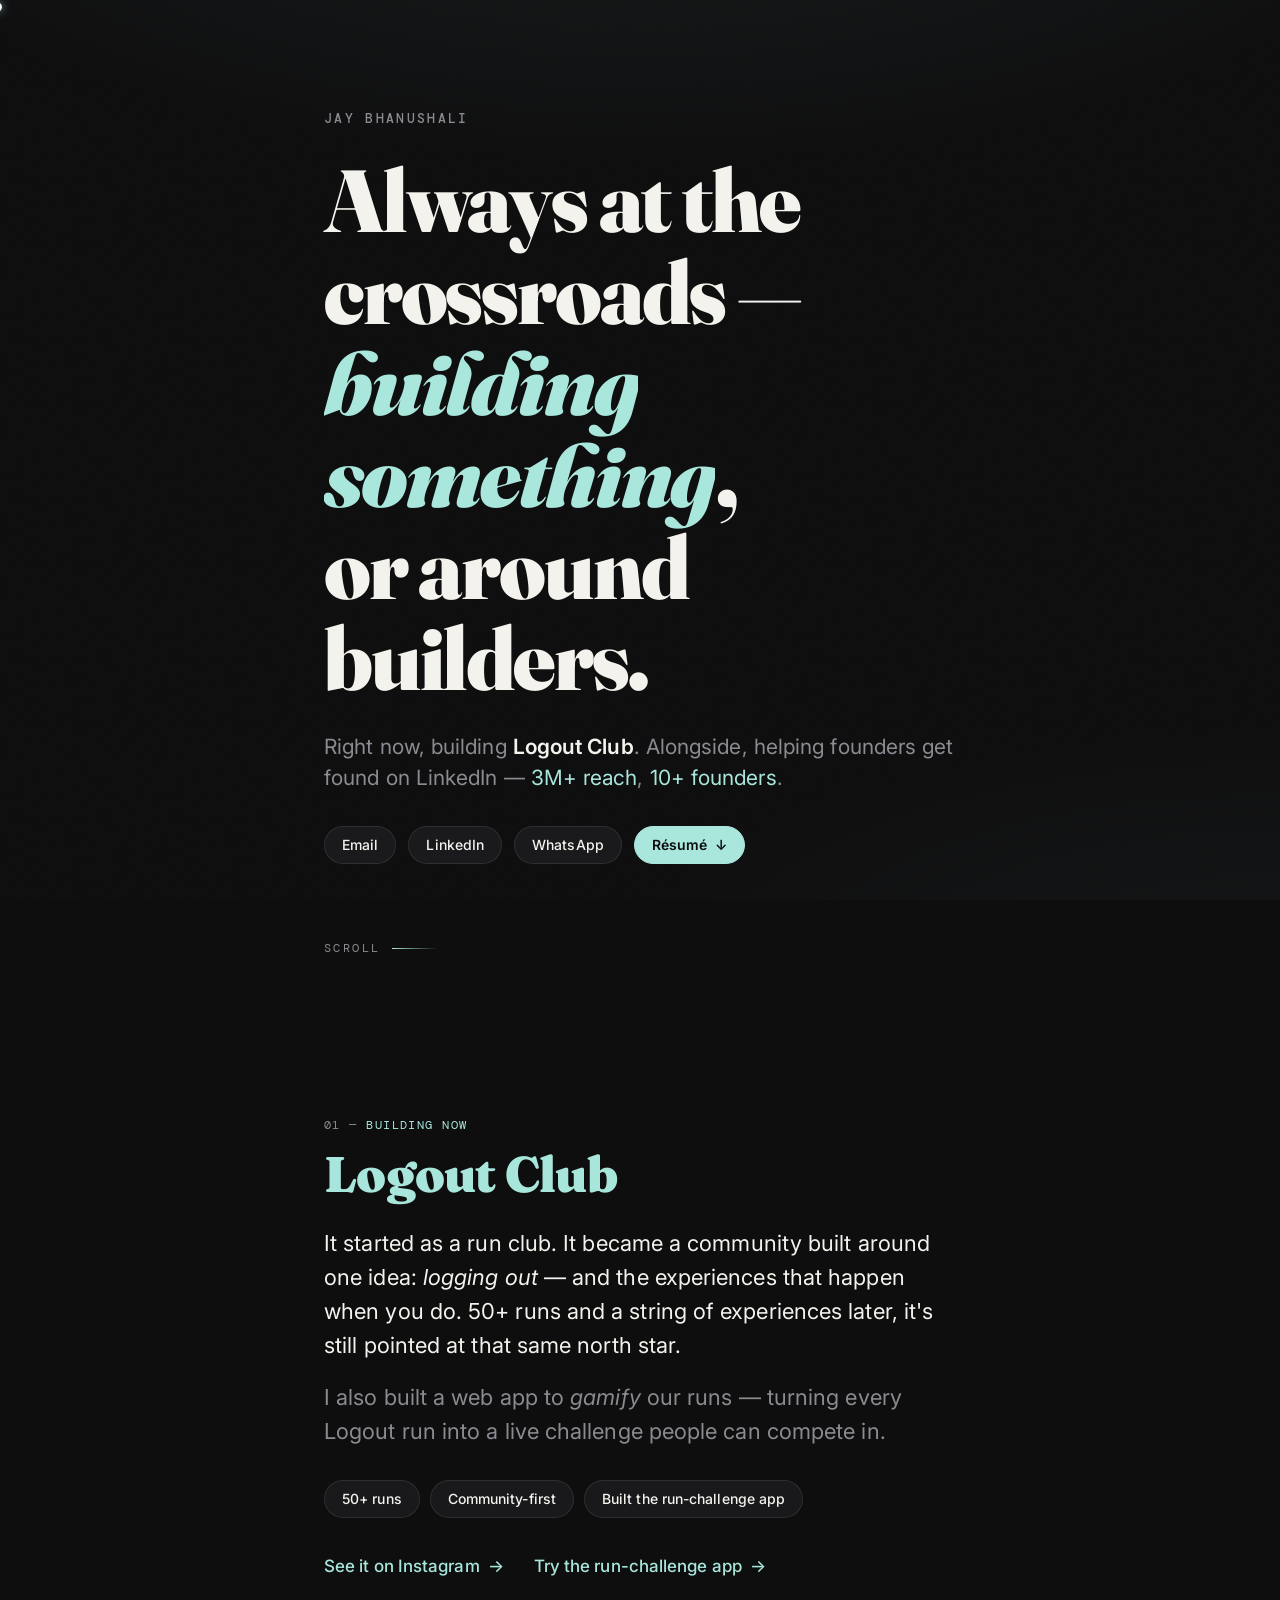
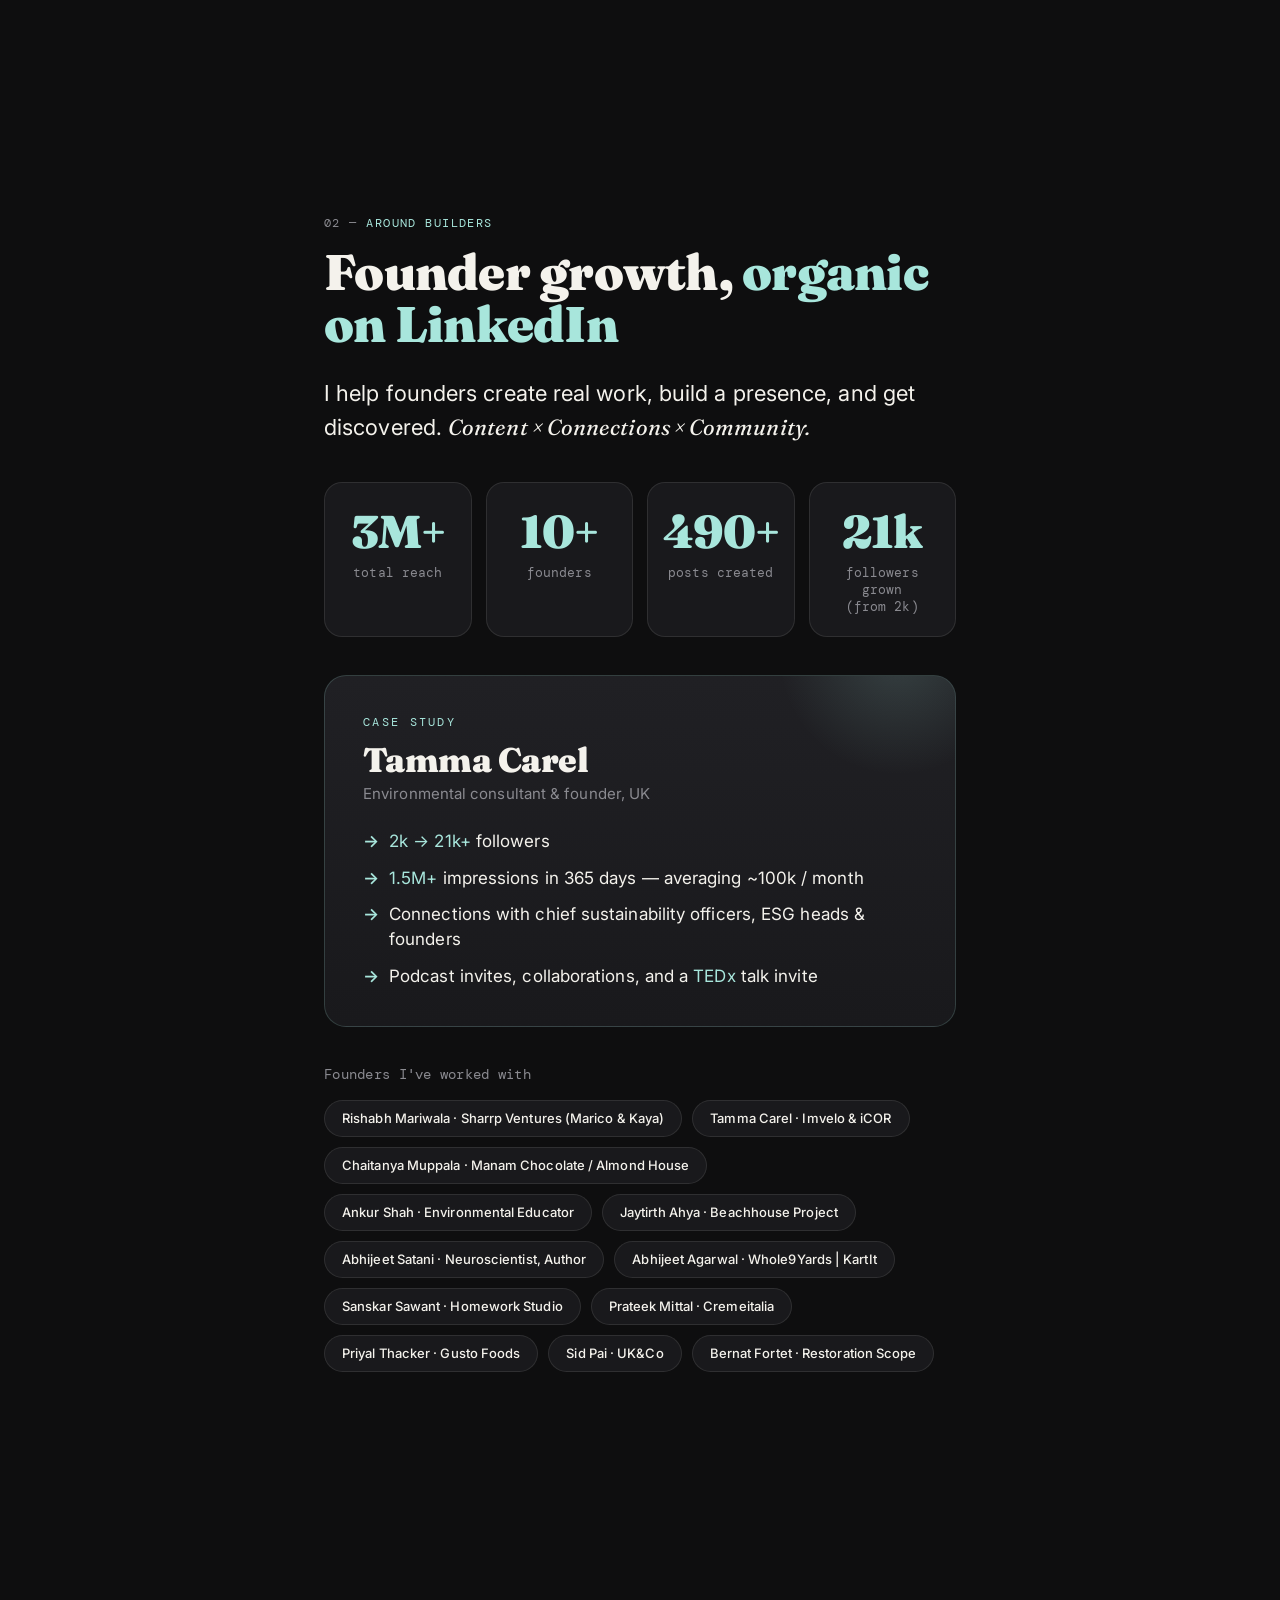
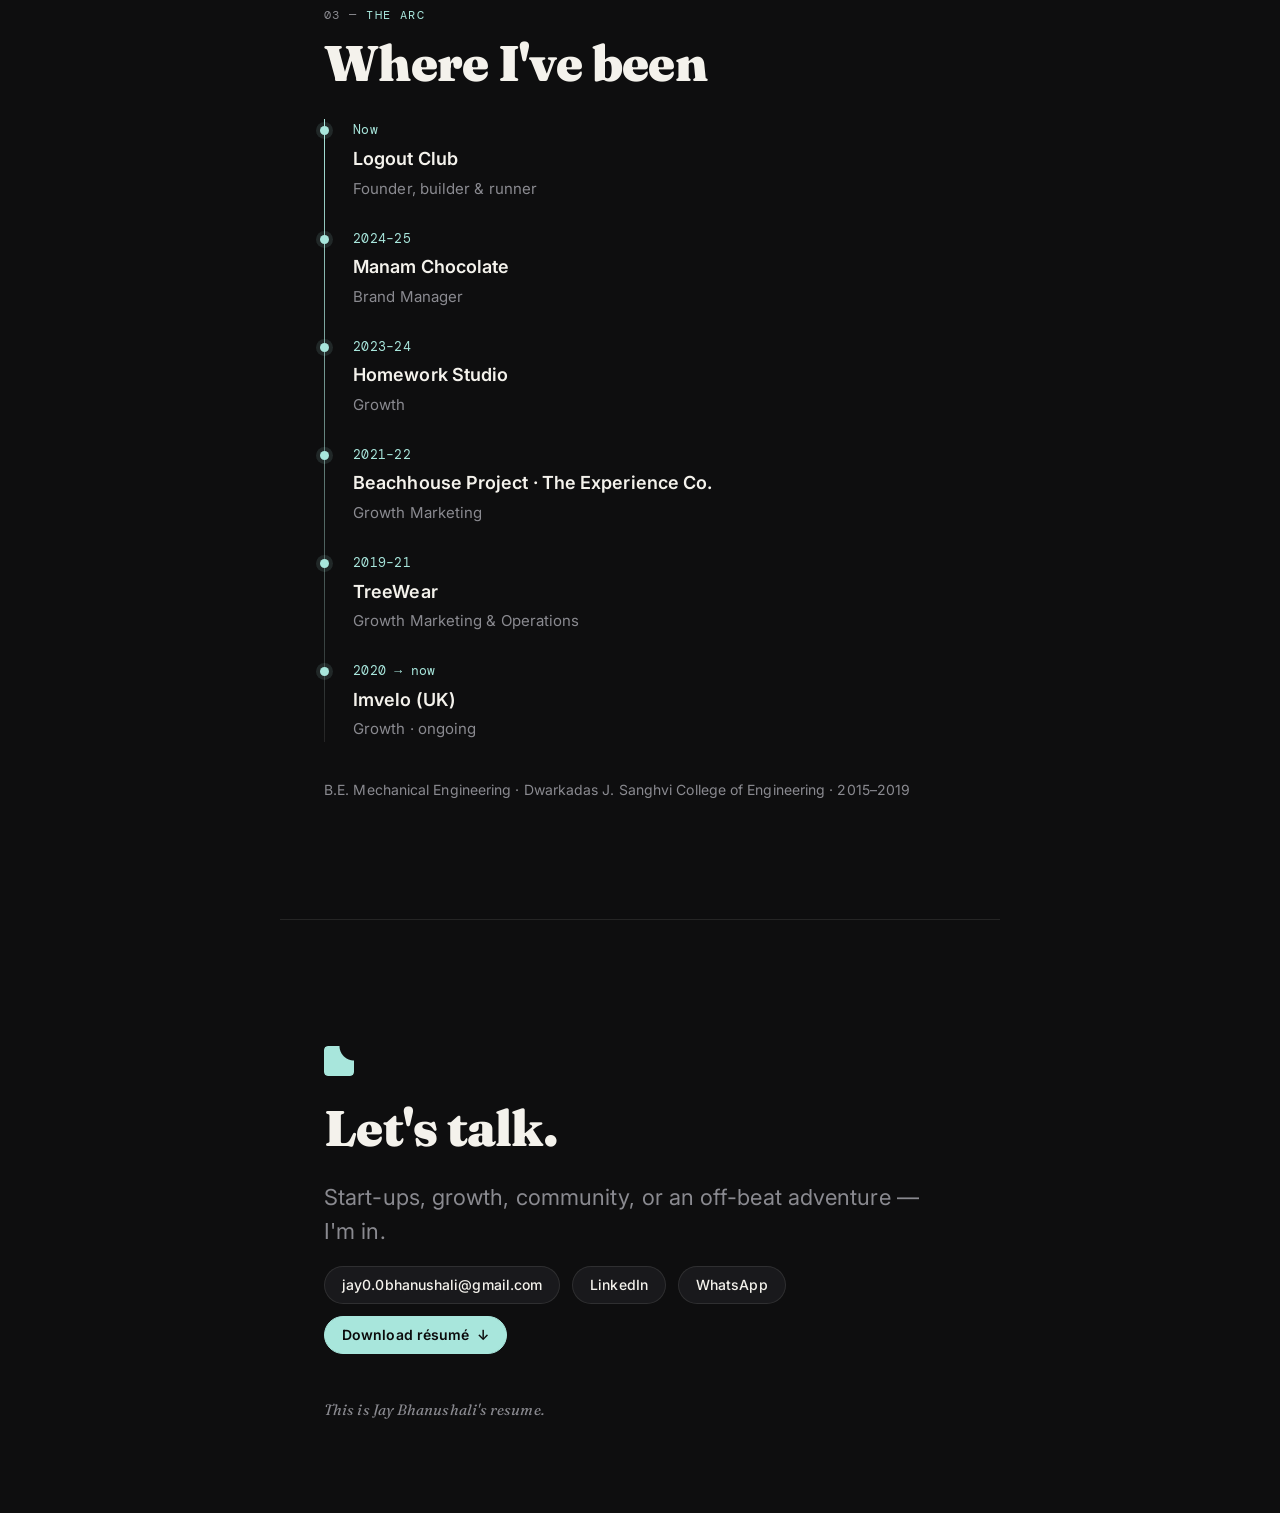
<file: index.html>
<!doctype html>
<html lang="en">
<head>
  <meta charset="utf-8" />
  <meta name="viewport" content="width=device-width, initial-scale=1" />
  <title>Jay Bhanushali's resume</title>
  <meta name="description" content="Jay Bhanushali — always at the crossroads, building something or around builders. Building Logout Club; helping founders get found on LinkedIn (3M+ reach, 10+ founders)." />
  <meta name="theme-color" content="#0E0E0F" />

  <meta property="og:type" content="website" />
  <meta property="og:title" content="Jay Bhanushali's resume" />
  <meta property="og:description" content="Building Logout Club. Helping founders get found on LinkedIn — 3M+ reach, 10+ founders." />
  <meta property="og:image" content="assets/og-image.png" />
  <meta property="og:url" content="https://jayatwork.vercel.app" />
  <meta name="twitter:card" content="summary_large_image" />
  <meta name="twitter:title" content="Jay Bhanushali's resume" />
  <meta name="twitter:description" content="Building Logout Club. Helping founders get found on LinkedIn — 3M+ reach, 10+ founders." />
  <meta name="twitter:image" content="assets/og-image.png" />

  <link rel="icon" href="assets/favicon.svg" type="image/svg+xml" />
  <link rel="preconnect" href="https://fonts.googleapis.com" />
  <link rel="preconnect" href="https://fonts.gstatic.com" crossorigin />
  <link href="https://fonts.googleapis.com/css2?family=Fraunces:ital,opsz,wght@0,9..144,400;0,9..144,600;0,9..144,900;1,9..144,400&family=Inter:wght@400;500;600&family=DM+Mono:wght@400;500&display=swap" rel="stylesheet" />
  <link rel="stylesheet" href="styles.css" />
</head>
<body>
  <div class="grain" aria-hidden="true"></div>
  <div class="spotlight" aria-hidden="true"></div>
  <div class="comet-track" aria-hidden="true"><span class="comet" id="comet"></span></div>

  <main>
    <!-- HERO -->
    <section id="hero" class="hero">
      <div class="hero__inner">
        <p class="eyebrow stagger">Jay Bhanushali</p>
        <h1 class="hero__line">
          <span class="stagger">Always at the</span>
          <span class="stagger">crossroads —</span>
          <span class="stagger"><em class="mint">building something</em>,</span>
          <span class="stagger">or around builders.</span>
        </h1>
        <p class="hero__now stagger">
          Right now, building <strong>Logout Club</strong>. Alongside, helping founders
          get found on LinkedIn — <span class="mint">3M+ reach</span>, <span class="mint">10+ founders</span>.
        </p>
        <div class="hero__contact stagger">
          <a class="pill pill--mag" href="mailto:jay0.0bhanushali@gmail.com">Email</a>
          <a class="pill pill--mag" href="https://www.linkedin.com/in/jaybhanushaliatwork" target="_blank" rel="noopener">LinkedIn</a>
          <a class="pill pill--mag" href="https://wa.me/917977523280" target="_blank" rel="noopener">WhatsApp</a>
          <a class="pill pill--mag pill--accent" href="assets/Jay-Bhanushali-Resume.pdf" download>Résumé <span aria-hidden="true">↓</span></a>
        </div>
      </div>
      <span class="hero__scroll stagger" aria-hidden="true">scroll<span class="hero__scroll-line"></span></span>
    </section>

    <!-- LOGOUT CLUB -->
    <section id="logout" class="section reveal">
      <p class="kicker">Building now</p>
      <h2 class="section__title"><span class="mint">Logout Club</span></h2>
      <p class="lead">
        It started as a run club. It became a community built around one idea:
        <em>logging out</em> — and the experiences that happen when you do. 50+ runs and a
        string of experiences later, it's still pointed at that same north star.
      </p>
      <p class="lead lead--muted">
        I also built a web app to <em>gamify</em> our runs — turning every Logout run into a
        live challenge people can compete in.
      </p>
      <div class="badges">
        <span class="pill">50+ runs</span>
        <span class="pill">Community-first</span>
        <span class="pill">Built the run-challenge app</span>
      </div>
      <div class="link-row">
        <a class="link-arrow" href="https://www.instagram.com/logoutclub.hyd/" target="_blank" rel="noopener">See it on Instagram <span aria-hidden="true">→</span></a>
        <a class="link-arrow" href="https://ua-challenge-dev.web.app/" target="_blank" rel="noopener">Try the run-challenge app <span aria-hidden="true">→</span></a>
      </div>
    </section>

    <!-- WORK -->
    <section id="work" class="section reveal">
      <p class="kicker">Around builders</p>
      <h2 class="section__title">Founder growth, <span class="mint">organic on LinkedIn</span></h2>
      <p class="lead">
        I help founders create real work, build a presence, and get discovered.
        <span class="formula">Content × Connections × Community.</span>
      </p>

      <div class="stats">
        <div class="stat"><span class="stat__num" data-target="3" data-suffix="M+">0</span><span class="stat__label">total reach</span></div>
        <div class="stat"><span class="stat__num" data-target="10" data-suffix="+">0</span><span class="stat__label">founders</span></div>
        <div class="stat"><span class="stat__num" data-target="500" data-suffix="+">0</span><span class="stat__label">posts created</span></div>
        <div class="stat"><span class="stat__num" data-target="21" data-suffix="k">0</span><span class="stat__label">followers grown<br>(from 2k)</span></div>
      </div>

      <article class="case">
        <p class="case__tag">Case study</p>
        <h3 class="case__name">Tamma Carel</h3>
        <p class="case__sub">Environmental consultant &amp; founder, UK</p>
        <ul class="case__list">
          <li><span class="mint">2k → 21k+</span> followers</li>
          <li><span class="mint">1.5M+</span> impressions in 365 days — averaging ~100k / month</li>
          <li>Connections with chief sustainability officers, ESG heads &amp; founders</li>
          <li>Podcast invites, collaborations, and a <span class="mint">TEDx</span> talk invite</li>
        </ul>
      </article>

      <p class="roster__title">Founders I've worked with</p>
      <div class="roster">
        <span class="pill">Rishabh Mariwala · Sharrp Ventures (Marico &amp; Kaya)</span>
        <span class="pill">Tamma Carel · Imvelo &amp; iCOR</span>
        <span class="pill">Chaitanya Muppala · Manam Chocolate / Almond House</span>
        <span class="pill">Ankur Shah · Environmental Educator</span>
        <span class="pill">Jaytirth Ahya · Beachhouse Project</span>
        <span class="pill">Abhijeet Satani · Neuroscientist, Author</span>
        <span class="pill">Abhijeet Agarwal · Whole9Yards | KartIt</span>
        <span class="pill">Sanskar Sawant · Homework Studio</span>
        <span class="pill">Prateek Mittal · Cremeitalia</span>
        <span class="pill">Priyal Thacker · Gusto Foods</span>
        <span class="pill">Sid Pai · UK&amp;Co</span>
        <span class="pill">Bernat Fortet · Restoration Scope</span>
      </div>
    </section>

    <!-- TIMELINE -->
    <section id="timeline" class="section reveal">
      <p class="kicker">The arc</p>
      <h2 class="section__title">Where I've been</h2>
      <ol class="tl">
        <li class="tl__item"><span class="tl__when">Now</span><div class="tl__body"><strong>Logout Club</strong><span>Founder, builder &amp; runner</span></div></li>
        <li class="tl__item"><span class="tl__when">2024–25</span><div class="tl__body"><strong>Manam Chocolate</strong><span>Brand Manager</span></div></li>
        <li class="tl__item"><span class="tl__when">2023–24</span><div class="tl__body"><strong>Homework Studio</strong><span>Growth</span></div></li>
        <li class="tl__item"><span class="tl__when">2021–22</span><div class="tl__body"><strong>Beachhouse Project · The Experience Co.</strong><span>Growth Marketing</span></div></li>
        <li class="tl__item"><span class="tl__when">2019–21</span><div class="tl__body"><strong>TreeWear</strong><span>Growth Marketing &amp; Operations</span></div></li>
        <li class="tl__item"><span class="tl__when">2020 → now</span><div class="tl__body"><strong>Imvelo (UK)</strong><span>Growth · ongoing</span></div></li>
      </ol>
      <p class="edu">B.E. Mechanical Engineering · Dwarkadas J. Sanghvi College of Engineering · 2015–2019</p>
    </section>
  </main>

  <!-- FOOTER -->
  <footer id="contact" class="reveal">
    <div class="footer__inner">
      <span class="curl" aria-hidden="true"></span>
      <h2 class="section__title">Let's talk.</h2>
      <p class="lead lead--muted">Start-ups, growth, community, or an off-beat adventure — I'm in.</p>
      <div class="hero__contact">
        <a class="pill pill--mag" href="mailto:jay0.0bhanushali@gmail.com">jay0.0bhanushali@gmail.com</a>
        <a class="pill pill--mag" href="https://www.linkedin.com/in/jaybhanushaliatwork" target="_blank" rel="noopener">LinkedIn</a>
        <a class="pill pill--mag" href="https://wa.me/917977523280" target="_blank" rel="noopener">WhatsApp</a>
        <a class="pill pill--mag pill--accent" href="assets/Jay-Bhanushali-Resume.pdf" download>Download résumé <span aria-hidden="true">↓</span></a>
      </div>
      <p class="footer__sig">This is Jay Bhanushali's resume.</p>
    </div>
  </footer>

  <script src="main.js" defer></script>
</body>
</html>
</file>
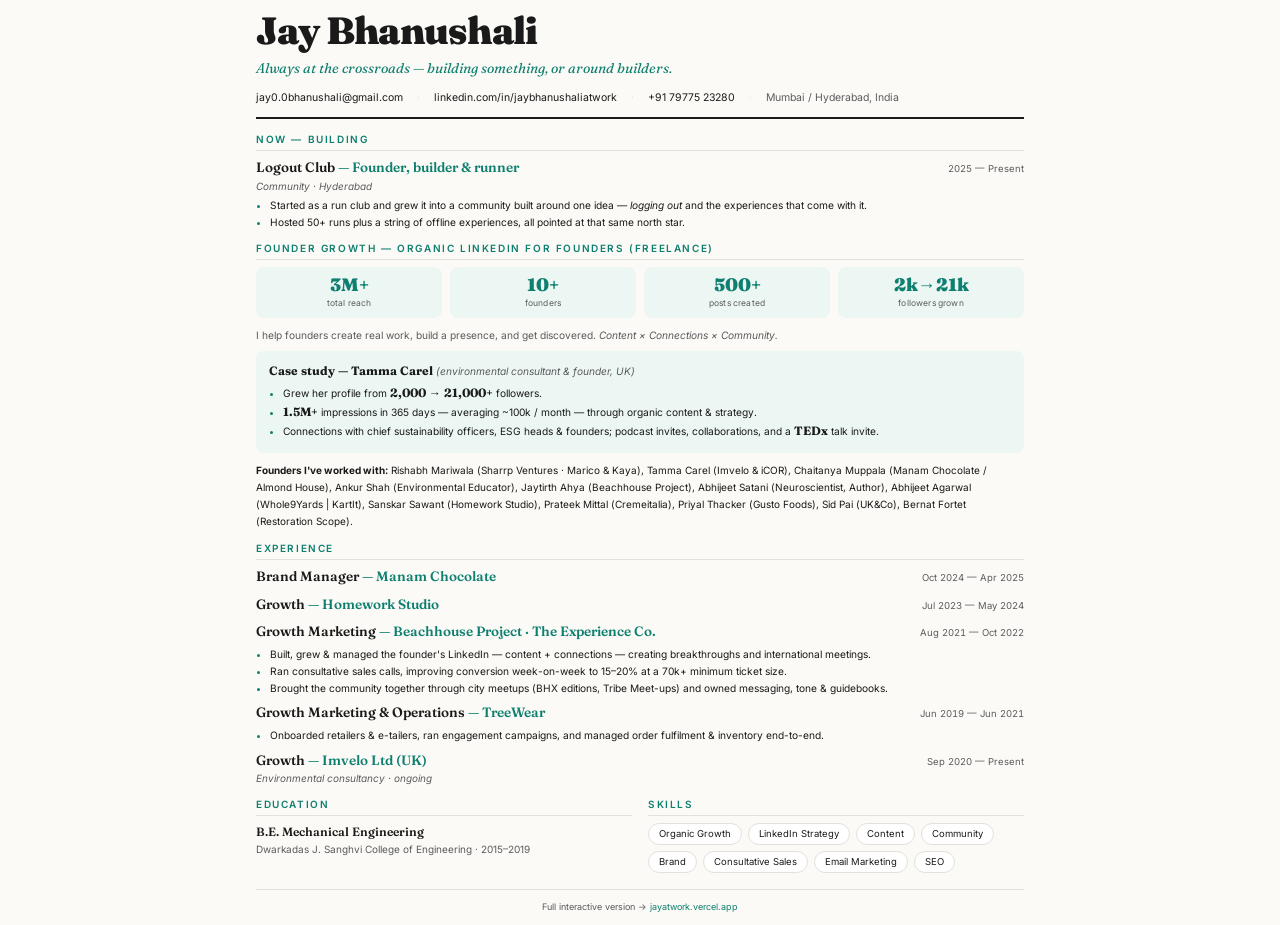
<file: resume-print.html>
<!doctype html>
<html lang="en">
<head>
<meta charset="utf-8" />
<title>Jay Bhanushali — Résumé</title>
<link rel="preconnect" href="https://fonts.googleapis.com" />
<link rel="preconnect" href="https://fonts.gstatic.com" crossorigin />
<link href="https://fonts.googleapis.com/css2?family=Fraunces:ital,opsz,wght@0,9..144,400;0,9..144,600;0,9..144,900;1,9..144,500&family=Inter:wght@400;500;600&display=swap" rel="stylesheet" />
<style>
  :root {
    --ink: #1a1a1a;
    --soft: #5b5b5e;
    --teal: #0f7f70;
    --mint-bg: #ecf7f4;
    --line: #e3e1d9;
    --paper: #fbfaf6;
    --serif: "Fraunces", Georgia, serif;
    --sans: "Inter", system-ui, sans-serif;
  }
  * { margin: 0; padding: 0; box-sizing: border-box; }
  @page { size: A4; margin: 11mm 14mm; }
  html { -webkit-print-color-adjust: exact; print-color-adjust: exact; }
  body {
    font-family: var(--sans);
    color: var(--ink);
    background: var(--paper);
    font-size: 10.2px;
    line-height: 1.45;
  }
  .wrap { max-width: 820px; margin: 0 auto; padding: 12px 26px; }

  /* header */
  header { border-bottom: 2px solid var(--ink); padding-bottom: 11px; margin-bottom: 13px; }
  .name { font-family: var(--serif); font-weight: 900; font-size: 38px; letter-spacing: -0.02em; line-height: 1; }
  .tag { font-family: var(--serif); font-style: italic; font-size: 14px; color: var(--teal); margin-top: 8px; }
  .contact { margin-top: 12px; font-size: 10.5px; color: var(--soft); display: flex; flex-wrap: wrap; gap: 6px 14px; }
  .contact a { color: var(--ink); text-decoration: none; }
  .contact span.sep { color: var(--line); }

  /* sections */
  section { margin-bottom: 11px; }
  h2 {
    font-family: var(--sans); font-weight: 600; font-size: 10px;
    letter-spacing: 0.16em; text-transform: uppercase; color: var(--teal);
    margin-bottom: 7px; padding-bottom: 4px; border-bottom: 1px solid var(--line);
  }

  .entry { margin-bottom: 8px; }
  .entry:last-child { margin-bottom: 0; }
  .entry__head { display: flex; justify-content: space-between; align-items: baseline; gap: 12px; }
  .entry__role { font-family: var(--serif); font-weight: 600; font-size: 13.5px; }
  .entry__role .at { color: var(--teal); }
  .entry__when { font-size: 9.5px; color: var(--soft); white-space: nowrap; font-variant-numeric: tabular-nums; }
  .entry__sub { font-size: 10px; color: var(--soft); font-style: italic; margin-top: 1px; }
  ul { margin: 5px 0 0 0; padding-left: 14px; }
  li { margin-bottom: 2px; }
  li::marker { color: var(--teal); }

  /* stat strip */
  .stats { display: flex; gap: 8px; margin-bottom: 10px; }
  .stat { flex: 1; background: var(--mint-bg); border-radius: 8px; padding: 9px 8px; text-align: center; }
  .stat b { font-family: var(--serif); font-weight: 900; font-size: 18px; color: var(--teal); display: block; line-height: 1; }
  .stat small { font-size: 8.5px; color: var(--soft); display: block; margin-top: 3px; letter-spacing: .02em; }

  .case { background: var(--mint-bg); border-radius: 8px; padding: 11px 13px; margin-top: 2px; }
  .case b { font-family: var(--serif); font-size: 12px; }
  .case ul { margin-top: 4px; }

  .roster { font-size: 10px; color: var(--ink); line-height: 1.7; }
  .roster b { color: var(--ink); }

  .skills { display: flex; flex-wrap: wrap; gap: 6px; }
  .chip { background: #fff; border: 1px solid var(--line); border-radius: 999px; padding: 3px 10px; font-size: 9.5px; }

  .two { display: grid; grid-template-columns: 1fr 1fr; gap: 16px; }

  footer { margin-top: 16px; padding-top: 10px; border-top: 1px solid var(--line); font-size: 9px; color: var(--soft); text-align: center; }
  footer a { color: var(--teal); text-decoration: none; }
</style>
</head>
<body>
<div class="wrap">

  <header>
    <div class="name">Jay Bhanushali</div>
    <div class="tag">Always at the crossroads — building something, or around builders.</div>
    <div class="contact">
      <a href="mailto:jay0.0bhanushali@gmail.com">jay0.0bhanushali@gmail.com</a>
      <span class="sep">·</span>
      <a href="https://www.linkedin.com/in/jaybhanushaliatwork">linkedin.com/in/jaybhanushaliatwork</a>
      <span class="sep">·</span>
      <a href="https://wa.me/917977523280">+91 79775 23280</a>
      <span class="sep">·</span>
      <span>Mumbai / Hyderabad, India</span>
    </div>
  </header>

  <section>
    <h2>Now — Building</h2>
    <div class="entry">
      <div class="entry__head">
        <div class="entry__role">Logout Club <span class="at">— Founder, builder &amp; runner</span></div>
        <div class="entry__when">2025 — Present</div>
      </div>
      <div class="entry__sub">Community · Hyderabad</div>
      <ul>
        <li>Started as a run club and grew it into a community built around one idea — <em>logging out</em> and the experiences that come with it.</li>
        <li>Hosted 50+ runs plus a string of offline experiences, all pointed at that same north star.</li>
      </ul>
    </div>
  </section>

  <section>
    <h2>Founder Growth — Organic LinkedIn for Founders (Freelance)</h2>
    <div class="stats">
      <div class="stat"><b>3M+</b><small>total reach</small></div>
      <div class="stat"><b>10+</b><small>founders</small></div>
      <div class="stat"><b>500+</b><small>posts created</small></div>
      <div class="stat"><b>2k→21k</b><small>followers grown</small></div>
    </div>
    <p style="color:var(--soft); margin-bottom:8px;">I help founders create real work, build a presence, and get discovered. <em>Content × Connections × Community.</em></p>
    <div class="case">
      <b>Case study — Tamma Carel</b> <span style="color:var(--soft);font-style:italic;">(environmental consultant &amp; founder, UK)</span>
      <ul>
        <li>Grew her profile from <b>2,000 → 21,000+</b> followers.</li>
        <li><b>1.5M+</b> impressions in 365 days — averaging ~100k / month — through organic content &amp; strategy.</li>
        <li>Connections with chief sustainability officers, ESG heads &amp; founders; podcast invites, collaborations, and a <b>TEDx</b> talk invite.</li>
      </ul>
    </div>
    <p class="roster" style="margin-top:9px;">
      <b>Founders I've worked with:</b> Rishabh Mariwala (Sharrp Ventures · Marico &amp; Kaya), Tamma Carel (Imvelo &amp; iCOR), Chaitanya Muppala (Manam Chocolate / Almond House), Ankur Shah (Environmental Educator), Jaytirth Ahya (Beachhouse Project), Abhijeet Satani (Neuroscientist, Author), Abhijeet Agarwal (Whole9Yards | KartIt), Sanskar Sawant (Homework Studio), Prateek Mittal (Cremeitalia), Priyal Thacker (Gusto Foods), Sid Pai (UK&amp;Co), Bernat Fortet (Restoration Scope).
    </p>
  </section>

  <section>
    <h2>Experience</h2>

    <div class="entry">
      <div class="entry__head">
        <div class="entry__role">Brand Manager <span class="at">— Manam Chocolate</span></div>
        <div class="entry__when">Oct 2024 — Apr 2025</div>
      </div>
    </div>

    <div class="entry">
      <div class="entry__head">
        <div class="entry__role">Growth <span class="at">— Homework Studio</span></div>
        <div class="entry__when">Jul 2023 — May 2024</div>
      </div>
    </div>

    <div class="entry">
      <div class="entry__head">
        <div class="entry__role">Growth Marketing <span class="at">— Beachhouse Project · The Experience Co.</span></div>
        <div class="entry__when">Aug 2021 — Oct 2022</div>
      </div>
      <ul>
        <li>Built, grew &amp; managed the founder's LinkedIn — content + connections — creating breakthroughs and international meetings.</li>
        <li>Ran consultative sales calls, improving conversion week-on-week to 15–20% at a 70k+ minimum ticket size.</li>
        <li>Brought the community together through city meetups (BHX editions, Tribe Meet-ups) and owned messaging, tone &amp; guidebooks.</li>
      </ul>
    </div>

    <div class="entry">
      <div class="entry__head">
        <div class="entry__role">Growth Marketing &amp; Operations <span class="at">— TreeWear</span></div>
        <div class="entry__when">Jun 2019 — Jun 2021</div>
      </div>
      <ul>
        <li>Onboarded retailers &amp; e-tailers, ran engagement campaigns, and managed order fulfilment &amp; inventory end-to-end.</li>
      </ul>
    </div>

    <div class="entry">
      <div class="entry__head">
        <div class="entry__role">Growth <span class="at">— Imvelo Ltd (UK)</span></div>
        <div class="entry__when">Sep 2020 — Present</div>
      </div>
      <div class="entry__sub">Environmental consultancy · ongoing</div>
    </div>
  </section>

  <div class="two">
    <section style="margin-bottom:0;">
      <h2>Education</h2>
      <div class="entry">
        <div class="entry__role" style="font-size:12px;">B.E. Mechanical Engineering</div>
        <div class="entry__sub" style="font-style:normal;">Dwarkadas J. Sanghvi College of Engineering · 2015–2019</div>
      </div>
    </section>

    <section style="margin-bottom:0;">
      <h2>Skills</h2>
      <div class="skills">
        <span class="chip">Organic Growth</span>
        <span class="chip">LinkedIn Strategy</span>
        <span class="chip">Content</span>
        <span class="chip">Community</span>
        <span class="chip">Brand</span>
        <span class="chip">Consultative Sales</span>
        <span class="chip">Email Marketing</span>
        <span class="chip">SEO</span>
      </div>
    </section>
  </div>

  <footer>
    Full interactive version → <a href="https://jayatwork.vercel.app">jayatwork.vercel.app</a>
  </footer>

</div>
</body>
</html>
</file>
<file: styles.css>
/* ============================================================
   Jay Bhanushali — resume
   "lights off, mint on" — dark editorial one-pager
   ============================================================ */

:root {
  --canvas: #0E0E0F;
  --surface: #19191C;
  --surface-2: #202024;
  --text: #F4F2EC;
  --muted: #8A8A90;
  --mint: #A8E6DC;
  --mint-dim: rgba(168, 230, 220, 0.18);
  --line: rgba(244, 242, 236, 0.10);

  --maxw: 720px;
  --pad: clamp(22px, 5vw, 44px);
  --serif: "Fraunces", Georgia, "Times New Roman", serif;
  --sans: "Inter", system-ui, -apple-system, sans-serif;
  --mono: "DM Mono", ui-monospace, "SF Mono", Menlo, monospace;
}

* { box-sizing: border-box; margin: 0; padding: 0; }

html { scroll-behavior: smooth; -webkit-text-size-adjust: 100%; }

body {
  background: var(--canvas);
  color: var(--text);
  font-family: var(--sans);
  font-size: 17px;
  line-height: 1.65;
  letter-spacing: 0.005em;
  -webkit-font-smoothing: antialiased;
  text-rendering: optimizeLegibility;
  overflow-x: hidden;
  /* soft mint aura drifting from the top */
  background-image:
    radial-gradient(120% 70% at 50% -20%, rgba(168, 230, 220, 0.07), transparent 55%),
    radial-gradient(90% 50% at 100% 110%, rgba(168, 230, 220, 0.04), transparent 60%);
  background-attachment: fixed;
}

::selection { background: var(--mint); color: #0b0b0c; }

/* film grain overlay */
.grain {
  position: fixed;
  inset: 0;
  z-index: 50;
  pointer-events: none;
  opacity: 0.04;
  mix-blend-mode: overlay;
  background-image: url("data:image/svg+xml,%3Csvg xmlns='http://www.w3.org/2000/svg' width='160' height='160'%3E%3Cfilter id='n'%3E%3CfeTurbulence type='fractalNoise' baseFrequency='0.8' numOctaves='2' stitchTiles='stitch'/%3E%3C/filter%3E%3Crect width='100%25' height='100%25' filter='url(%23n)'/%3E%3C/svg%3E");
}

main { max-width: var(--maxw); margin: 0 auto; padding: 0 var(--pad); counter-reset: section; }

/* ---------- type primitives ---------- */
h1, h2, h3 { font-family: var(--serif); font-weight: 900; line-height: 1.04; letter-spacing: -0.015em; }
em { font-style: italic; }
a { color: inherit; text-decoration: none; }
strong { font-weight: 600; color: var(--text); }
.mint { color: var(--mint); }

.eyebrow {
  font-family: var(--mono);
  font-size: 13px;
  letter-spacing: 0.18em;
  text-transform: uppercase;
  color: var(--muted);
  font-weight: 500;
}

.kicker {
  font-family: var(--mono);
  font-size: 12px;
  letter-spacing: 0.12em;
  text-transform: uppercase;
  color: var(--mint);
  margin-bottom: 12px;
  counter-increment: section;
}
.kicker::before {
  content: counter(section, decimal-leading-zero) "  —  ";
  color: var(--muted);
}

/* mono small-label layer */
.stat__label,
.case__tag,
.roster__title,
.hero__scroll,
.tl__when { font-family: var(--mono); }

.section { padding: clamp(72px, 13vh, 132px) 0; position: relative; }
.section__title { font-size: clamp(30px, 6vw, 50px); margin-bottom: 26px; }

.lead {
  font-size: clamp(18px, 2.5vw, 22px);
  line-height: 1.55;
  max-width: 60ch;
  margin-bottom: 18px;
}
.lead--muted { color: var(--muted); }

/* ---------- pills ---------- */
.pill {
  display: inline-flex;
  align-items: center;
  gap: 8px;
  background: var(--surface);
  border: 1px solid var(--line);
  color: var(--text);
  border-radius: 999px;
  padding: 9px 17px;
  font-size: 14px;
  font-weight: 500;
  line-height: 1.3;
}
a.pill { transition: color .25s ease, border-color .25s ease, box-shadow .25s ease, transform .12s ease; }
a.pill:hover,
a.pill:focus-visible {
  color: var(--mint);
  border-color: var(--mint);
  box-shadow: 0 0 0 1px var(--mint), 0 8px 30px rgba(168, 230, 220, 0.18);
  outline: none;
}
/* accent pill — the résumé download CTA */
a.pill--accent {
  background: var(--mint);
  color: #0b0b0c;
  border-color: var(--mint);
  font-weight: 600;
}
a.pill--accent:hover,
a.pill--accent:focus-visible {
  color: #0b0b0c;
  box-shadow: 0 0 0 1px var(--mint), 0 10px 34px rgba(168, 230, 220, 0.35);
}

/* ---------- mint quote-curl motif (from the deck) ---------- */
.curl {
  display: block;
  width: 30px; height: 30px;
  margin-bottom: 26px;
  background: var(--mint);
  /* a comma / curl shape */
  -webkit-mask: radial-gradient(circle at 100% 0, transparent 0 14px, #000 15px) top left / 30px 30px no-repeat;
          mask: radial-gradient(circle at 100% 0, transparent 0 14px, #000 15px) top left / 30px 30px no-repeat;
  border-radius: 4px 12px 4px 4px;
  transform: rotate(0deg);
}

/* ============================================================
   HERO
   ============================================================ */
.hero {
  min-height: 100svh;
  display: flex;
  flex-direction: column;
  justify-content: center;
  padding: clamp(80px, 12vh, 120px) 0 clamp(104px, 15vh, 140px);
  position: relative;
}
.hero__inner { display: flex; flex-direction: column; gap: 26px; }
.hero__line {
  font-size: clamp(42px, 9.2vw, 88px);
  font-weight: 900;
  letter-spacing: -0.025em;
}
.hero__line span { display: block; }
.hero__line em { font-weight: 900; }
.hero__now {
  color: var(--muted);
  font-size: clamp(17px, 2.4vw, 21px);
  max-width: 54ch;
  line-height: 1.5;
}
.hero__contact { display: flex; gap: 12px; flex-wrap: wrap; margin-top: 6px; }
.hero__scroll {
  position: absolute;
  bottom: 40px; left: 0;
  font-size: 12px;
  letter-spacing: 0.2em;
  text-transform: uppercase;
  color: var(--muted);
  display: flex;
  align-items: center;
  gap: 12px;
}
.hero__scroll-line {
  width: 46px; height: 1px;
  background: linear-gradient(90deg, var(--mint), transparent);
  animation: scrollpulse 2.4s ease-in-out infinite;
}
@keyframes scrollpulse {
  0%, 100% { transform: scaleX(0.4); transform-origin: left; opacity: .5; }
  50% { transform: scaleX(1); transform-origin: left; opacity: 1; }
}

/* ============================================================
   WORK — stats / case / roster
   ============================================================ */
.formula { color: var(--text); font-style: italic; font-family: var(--serif); }

.stats {
  display: grid;
  grid-template-columns: repeat(4, 1fr);
  gap: 14px;
  margin: 38px 0;
}
.stat {
  background: var(--surface);
  border: 1px solid var(--line);
  border-radius: 18px;
  padding: 26px 14px 20px;
  text-align: center;
}
.stat__num {
  display: block;
  font-family: var(--serif);
  font-weight: 900;
  font-size: clamp(30px, 5.5vw, 46px);
  line-height: 1;
  color: var(--mint);
  letter-spacing: -0.02em;
  font-variant-numeric: tabular-nums;
}
.stat__label {
  display: block;
  margin-top: 10px;
  font-size: 12.5px;
  line-height: 1.35;
  color: var(--muted);
}

.case {
  background: linear-gradient(180deg, var(--surface-2), var(--surface));
  border: 1px solid var(--mint-dim);
  border-radius: 22px;
  padding: clamp(26px, 5vw, 38px);
  margin: 36px 0;
  position: relative;
  overflow: hidden;
}
.case::after {
  content: "";
  position: absolute;
  top: -40%; right: -10%;
  width: 240px; height: 240px;
  background: radial-gradient(circle, rgba(168,230,220,0.16), transparent 70%);
  pointer-events: none;
}
.case__tag {
  font-size: 11.5px; letter-spacing: 0.2em; text-transform: uppercase;
  color: var(--mint); margin-bottom: 10px;
}
.case__name { font-size: clamp(24px, 4.5vw, 34px); }
.case__sub { color: var(--muted); font-size: 15px; margin: 4px 0 22px; }
.case__list { list-style: none; display: grid; gap: 12px; }
.case__list li { padding-left: 26px; position: relative; line-height: 1.45; }
.case__list li::before {
  content: "→"; position: absolute; left: 0; top: 0;
  color: var(--mint); font-weight: 600;
}

.roster__title { color: var(--muted); font-size: 14px; margin: 30px 0 14px; letter-spacing: 0.02em; }
.roster { display: flex; gap: 10px; flex-wrap: wrap; }
.roster .pill { background: var(--surface); font-size: 13px; }

/* ============================================================
   TIMELINE
   ============================================================ */
.tl {
  list-style: none;
  border-left: 1px solid var(--line);
  margin: 30px 0 0;
  padding-left: 28px;
  display: grid;
  gap: 26px;
}
.tl__item { position: relative; }
.tl__item::before {
  content: "";
  position: absolute;
  left: -33px; top: 7px;
  width: 9px; height: 9px;
  border-radius: 50%;
  background: var(--mint);
  box-shadow: 0 0 0 4px rgba(168,230,220,0.12);
}
.tl__when {
  display: block;
  font-size: 13px;
  color: var(--mint);
  font-variant-numeric: tabular-nums;
  margin-bottom: 3px;
  letter-spacing: 0.02em;
}
.tl__body strong { display: block; font-size: 18px; }
.tl__body span { color: var(--muted); font-size: 15px; }
.edu { margin-top: 36px; color: var(--muted); font-size: 14px; }

/* ============================================================
   FOOTER
   ============================================================ */
footer {
  max-width: var(--maxw);
  margin: 0 auto;
  padding: clamp(80px, 14vh, 140px) var(--pad) 90px;
  border-top: 1px solid var(--line);
}
.footer__sig {
  margin-top: 44px;
  font-family: var(--serif);
  font-style: italic;
  font-size: 15px;
  color: var(--muted);
}
.badges {
  display: flex;
  flex-wrap: wrap;
  gap: 10px;
  margin: 32px 0 0;
}

.link-row {
  display: flex;
  flex-wrap: wrap;
  gap: 16px 30px;
  margin-top: 34px;
}
.link-row .link-arrow { margin-top: 0; }

.link-arrow {
  display: inline-flex;
  align-items: center;
  gap: 8px;
  margin-top: 34px;
  color: var(--mint);
  font-weight: 500;
  position: relative;
}
.link-arrow span { transition: transform .25s ease; }
.link-arrow::after {
  content: "";
  position: absolute;
  left: 0; bottom: -3px;
  width: 100%; height: 1px;
  background: var(--mint);
  transform: scaleX(0);
  transform-origin: left;
  transition: transform .3s cubic-bezier(.2,.7,.2,1);
}
.link-arrow:hover::after { transform: scaleX(1); }
.link-arrow:hover span { transform: translateX(5px); }

/* ============================================================
   MOTION — reveals + hero stagger
   ============================================================ */
.reveal { opacity: 0; transform: translateY(28px); transition: opacity .8s cubic-bezier(.2,.7,.2,1), transform .8s cubic-bezier(.2,.7,.2,1); }
.reveal.is-visible { opacity: 1; transform: none; }

.stagger { opacity: 0; transform: translateY(22px); }
.hero.is-loaded .stagger { animation: rise .9s cubic-bezier(.2,.7,.2,1) forwards; }
.hero.is-loaded .stagger:nth-child(1) { animation-delay: .05s; }
.hero__line .stagger:nth-child(1) { animation-delay: .15s; }
.hero__line .stagger:nth-child(2) { animation-delay: .24s; }
.hero__line .stagger:nth-child(3) { animation-delay: .33s; }
.hero__line .stagger:nth-child(4) { animation-delay: .42s; }
.hero.is-loaded .hero__now { animation-delay: .55s; }
.hero.is-loaded .hero__contact { animation-delay: .68s; }
.hero.is-loaded .hero__scroll { animation-delay: .85s; }

@keyframes rise { to { opacity: 1; transform: none; } }

/* ============================================================
   INTERACTIVE — spotlight, progress, hovers, surprises
   ============================================================ */

/* cursor spotlight: "your cursor is the light" */
.spotlight {
  position: fixed;
  inset: 0;
  z-index: -1;
  pointer-events: none;
  background: radial-gradient(560px circle at var(--mx, 50%) var(--my, 12%),
              rgba(168, 230, 220, 0.07), transparent 62%);
  opacity: 0;
  transition: opacity .8s ease;
}
.spotlight.is-active { opacity: 1; }

/* scroll progress — a comet streaking across the top */
.comet-track {
  position: fixed;
  top: 0; left: 0;
  width: 100%; height: 20px;
  z-index: 60;
  pointer-events: none;
  overflow: hidden;
  mix-blend-mode: screen;
}
.comet {
  position: absolute;
  top: 6px; left: 0;
  width: 220px; height: 2px;
  transform: translateX(var(--x, -240px));
  will-change: transform;
  /* the tail: fades from nothing up to a bright core at the head (right edge) */
  background: linear-gradient(90deg,
              transparent 0%,
              rgba(168, 230, 220, 0.04) 30%,
              rgba(168, 230, 220, 0.30) 70%,
              rgba(168, 230, 220, 0.9) 92%,
              #ffffff 100%);
  border-radius: 2px;
  filter: drop-shadow(0 0 4px rgba(168, 230, 220, 0.6));
}
.comet::after {
  /* the glowing head */
  content: "";
  position: absolute;
  right: -2px; top: 50%;
  width: 9px; height: 9px;
  border-radius: 50%;
  transform: translateY(-50%);
  background: #ffffff;
  animation: twinkle 1.8s ease-in-out infinite;
}
@keyframes twinkle {
  0%, 100% {
    box-shadow:
      0 0 6px 1px #eafffb,
      0 0 16px 5px rgba(168, 230, 220, 0.8),
      0 0 34px 12px rgba(168, 230, 220, 0.4);
  }
  50% {
    box-shadow:
      0 0 8px 2px #eafffb,
      0 0 22px 7px rgba(168, 230, 220, 0.95),
      0 0 46px 18px rgba(168, 230, 220, 0.5);
  }
}

/* floating quote-curl */
.curl { animation: floaty 6.5s ease-in-out infinite; }
@keyframes floaty {
  0%, 100% { transform: translateY(0) rotate(0deg); }
  50% { transform: translateY(-7px) rotate(-5deg); }
}

/* hero phrase sheen — rests as solid mint, white highlight sweeps on hover */
.hero__line em {
  background: linear-gradient(100deg,
              var(--mint) 0%, var(--mint) 42%, #ffffff 50%, var(--mint) 58%, var(--mint) 100%);
  background-size: 260% 100%;
  background-position: 0% 0;
  -webkit-background-clip: text;
          background-clip: text;
  -webkit-text-fill-color: transparent;
  transition: background-position .9s cubic-bezier(.4,0,.2,1);
}
.hero__line em:hover { background-position: 100% 0; }

/* card hover-lift + glow */
.stat, .case {
  transition: transform .3s cubic-bezier(.2,.7,.2,1), border-color .3s ease, box-shadow .3s ease;
}
.stat:hover {
  transform: translateY(-5px);
  border-color: var(--mint-dim);
  box-shadow: 0 14px 40px rgba(0,0,0,.45), 0 0 0 1px var(--mint-dim);
}
.case:hover {
  transform: translateY(-4px);
  box-shadow: 0 20px 55px rgba(0,0,0,.5);
}
.roster .pill {
  transition: transform .2s ease, border-color .2s ease, color .2s ease;
}
.roster .pill:hover {
  transform: translateY(-2px);
  border-color: var(--mint);
  color: var(--mint);
}

/* stat count-up finish pop */
@keyframes statpop {
  0% { transform: scale(1); }
  45% { transform: scale(1.13); }
  100% { transform: scale(1); }
}
.stat__num.is-popped { animation: statpop .5s ease; }

/* timeline draw-in */
.tl { position: relative; border-left-color: transparent; }
.tl::before {
  content: "";
  position: absolute;
  left: -1px; top: 0; bottom: 0;
  width: 1px;
  background: linear-gradient(180deg, var(--mint), var(--line));
  transform: scaleY(0);
  transform-origin: top;
  transition: transform 1.2s cubic-bezier(.2,.7,.2,1);
}
#timeline.is-visible .tl::before { transform: scaleY(1); }
.tl__item {
  opacity: 0;
  transform: translateX(-10px);
  transition: opacity .6s ease, transform .6s ease;
}
#timeline.is-visible .tl__item { opacity: 1; transform: none; }
.tl__item::before { transform: scale(0); transition: transform .45s cubic-bezier(.34,1.56,.64,1); }
#timeline.is-visible .tl__item::before { transform: scale(1); }
#timeline.is-visible .tl__item:nth-child(1),
#timeline.is-visible .tl__item:nth-child(1)::before { transition-delay: .15s; }
#timeline.is-visible .tl__item:nth-child(2),
#timeline.is-visible .tl__item:nth-child(2)::before { transition-delay: .28s; }
#timeline.is-visible .tl__item:nth-child(3),
#timeline.is-visible .tl__item:nth-child(3)::before { transition-delay: .41s; }
#timeline.is-visible .tl__item:nth-child(4),
#timeline.is-visible .tl__item:nth-child(4)::before { transition-delay: .54s; }
#timeline.is-visible .tl__item:nth-child(5),
#timeline.is-visible .tl__item:nth-child(5)::before { transition-delay: .67s; }
#timeline.is-visible .tl__item:nth-child(6),
#timeline.is-visible .tl__item:nth-child(6)::before { transition-delay: .80s; }

/* eyebrow letter-wave easter egg */
.eyebrow .ch { display: inline-block; transition: transform .2s ease, color .2s ease; }
.eyebrow:hover .ch { animation: wave .6s ease; }
@keyframes wave {
  0%, 100% { transform: translateY(0); color: var(--muted); }
  40% { transform: translateY(-6px); color: var(--mint); }
}

/* ============================================================
   RESPONSIVE
   ============================================================ */
@media (max-width: 560px) {
  body { font-size: 16px; }
  .stats { grid-template-columns: repeat(2, 1fr); }
  .hero__line { font-size: clamp(40px, 12vw, 60px); }
}

/* ============================================================
   REDUCED MOTION
   ============================================================ */
@media (prefers-reduced-motion: reduce) {
  html { scroll-behavior: auto; }
  .reveal, .stagger { opacity: 1 !important; transform: none !important; transition: none !important; animation: none !important; }
  .hero__scroll-line { animation: none; }
  .spotlight, .comet-track { display: none; }
  .curl { animation: none; }
  .hero__line em {
    background: none;
    -webkit-text-fill-color: var(--mint);
    color: var(--mint);
  }
  .stat:hover, .case:hover, .roster .pill:hover { transform: none; }
  .stat__num.is-popped { animation: none; }
  .tl::before { transform: scaleY(1); transition: none; }
  .tl__item, .tl__item::before { opacity: 1 !important; transform: none !important; transition: none !important; }
  .eyebrow:hover .ch { animation: none; }
}
</file>
